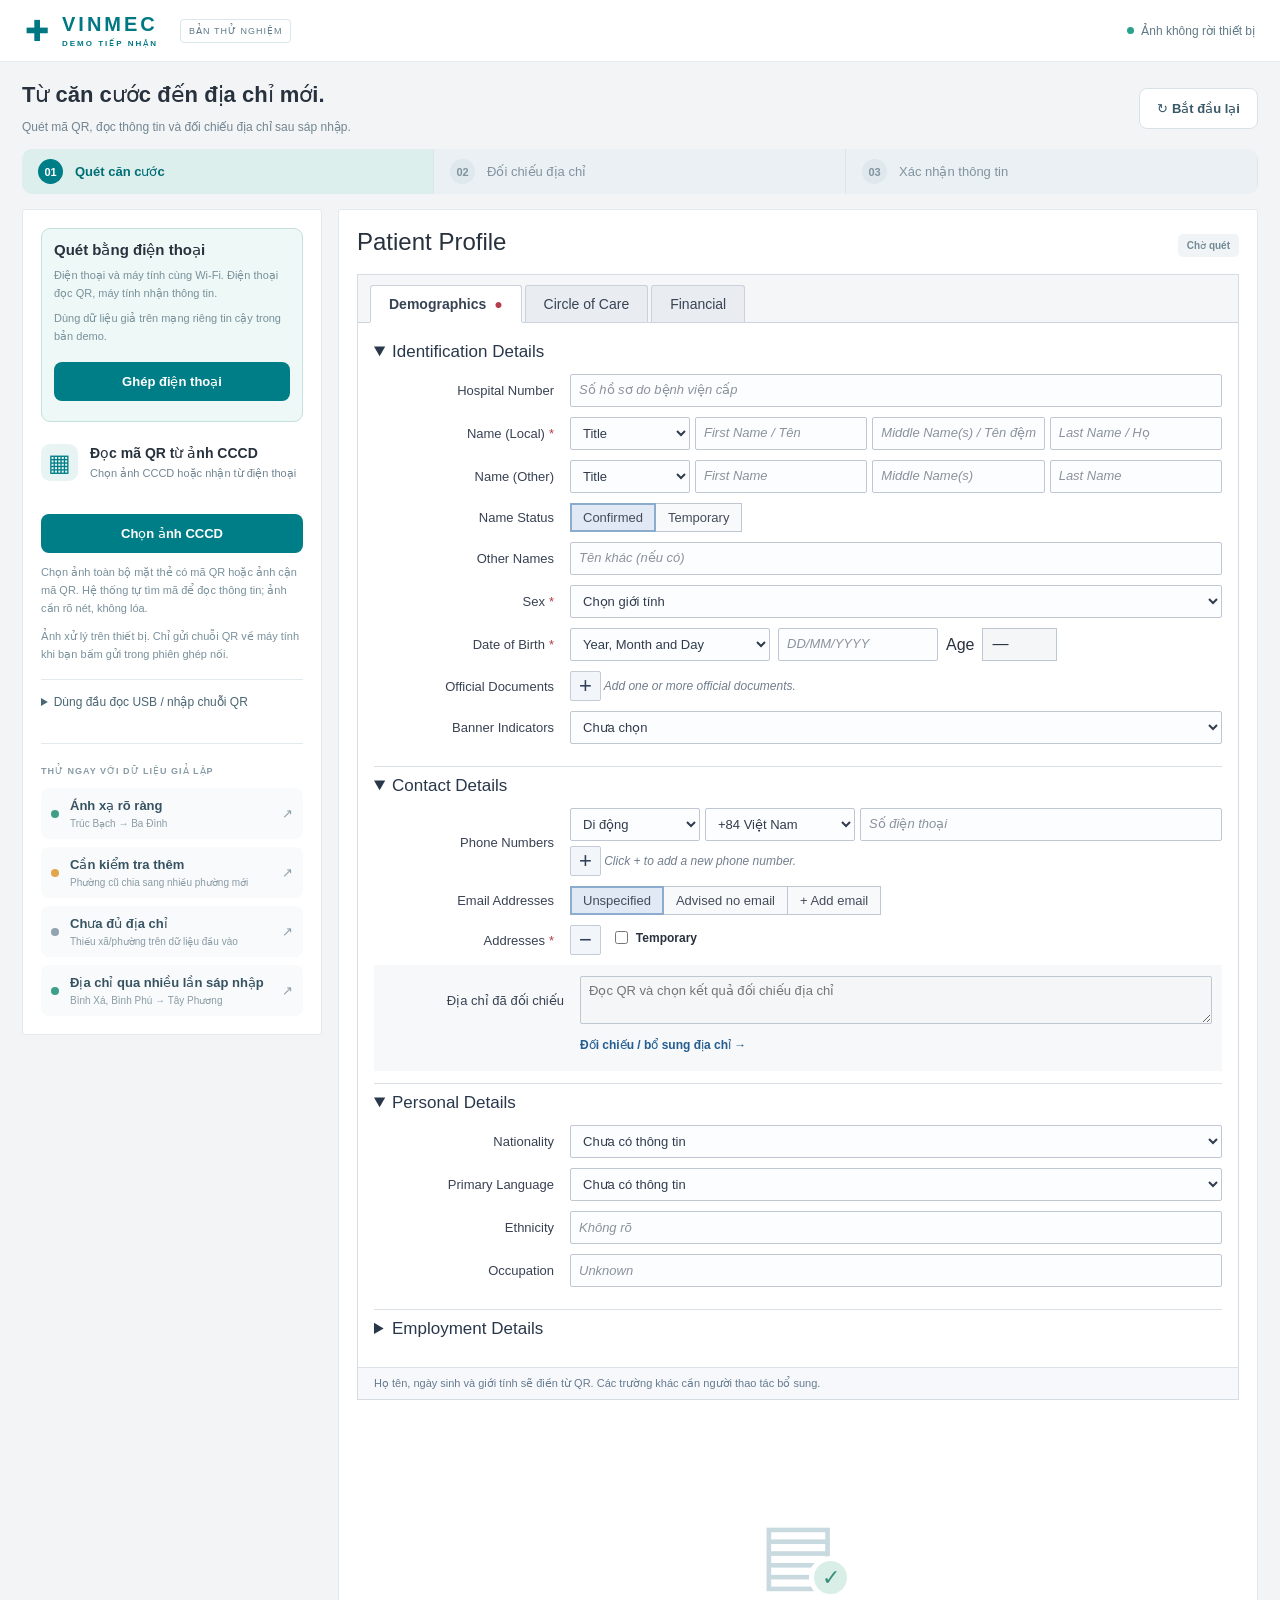
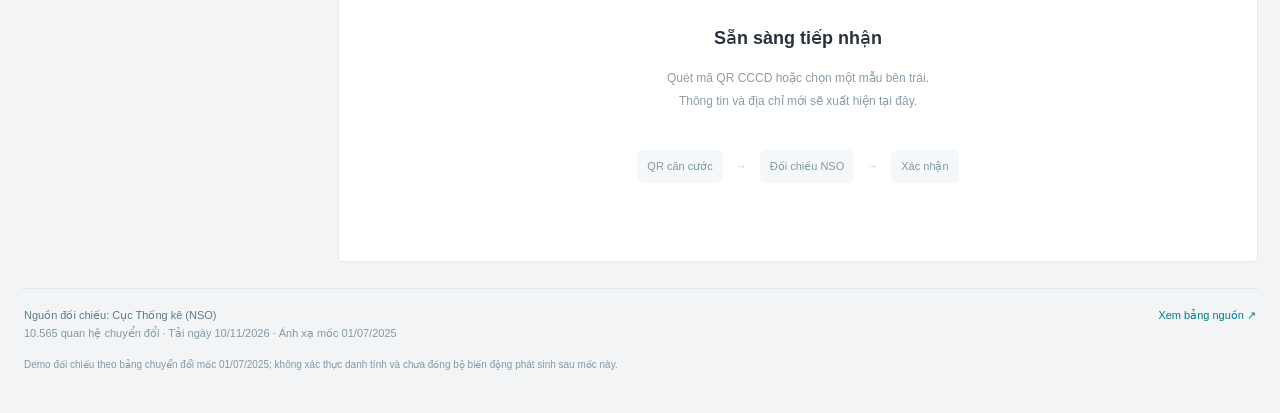
<file: Prototype/ID_fill/index.html>
<!doctype html>
<html lang="vi">
<head>
  <meta charset="utf-8">
  <meta name="viewport" content="width=device-width, initial-scale=1">
  <meta name="description" content="Demo tiếp nhận thông tin từ QR CCCD và đối chiếu địa chỉ sau sáp nhập theo dữ liệu NSO.">
  <title>Tiếp nhận thông minh · QR CCCD</title>
  <link rel="stylesheet" href="styles.css">
  <link rel="stylesheet" href="patient-profile.css">
  <script defer src="vendor/jsQR.js"></script>
  <script defer src="vendor/zxing.js"></script>
  <script defer src="vendor/qrcode.js"></script>
  <script defer src="data.js"></script>
  <script defer src="history.js"></script>
  <script defer src="core.js"></script>
  <script defer src="research-history.js"></script>
  <script defer src="research-mapper.js"></script>
  <script defer src="app.js"></script>
  <script defer src="patient-profile.js"></script>
  <script defer src="pair.js"></script>
</head>
<body>
  <header class="topbar"><a class="brand" href="./"><span class="brand-mark">✚</span><span>VINMEC<small>DEMO TIẾP NHẬN</small></span></a><span class="prototype">BẢN THỬ NGHIỆM</span><div class="privacy"><span class="dot"></span> Ảnh không rời thiết bị</div></header>
  <main>
    <div class="intro"><div><p class="eyebrow">TIẾP ĐÓN NGƯỜI BỆNH</p><h1>Từ căn cước đến địa chỉ mới.</h1><p>Quét mã QR, đọc thông tin và đối chiếu địa chỉ sau sáp nhập.</p></div><button id="reset" class="secondary">↻ Bắt đầu lại</button></div>
    <ol class="steps" aria-label="Tiến trình"><li class="active" id="step1"><b>01</b> Quét căn cước</li><li id="step2"><b>02</b> Đối chiếu địa chỉ</li><li id="step3"><b>03</b> Xác nhận thông tin</li></ol>
    <div class="workspace">
      <section class="panel scan-panel" aria-labelledby="scan-title">
        <div id="desktop-pair" class="pair-box">
          <h2>Quét bằng điện thoại</h2><p class="helper">Điện thoại và máy tính cùng Wi-Fi. Điện thoại đọc QR, máy tính nhận thông tin.</p><p id="transport-status" class="helper">Dùng dữ liệu giả trên mạng riêng tin cậy trong bản demo.</p>
          <button id="create-pair" class="primary full">Ghép điện thoại</button>
          <div id="pair-session" hidden>
            <label for="phone-network">Địa chỉ mạng của máy tính</label><select id="phone-network"></select>
            <canvas id="pair-qr" width="250" height="250" aria-label="Mã QR mở trang quét trên điện thoại"></canvas>
            <p class="helper">Dùng camera điện thoại quét mã phía trên, hoặc mở đường dẫn và nhập mã:</p>
            <a id="phone-link" href="#"></a><strong id="pair-code" class="pair-code"></strong>
            <p class="helper">Phiên có hiệu lực 10 phút, gửi được nhiều lượt ảnh. Kiểm tra thông tin trên máy tính trước khi xác nhận.</p>
            <button id="cancel-pair" class="secondary full">Hủy ghép nối</button>
          </div>
          <p id="pair-status" class="helper" role="status"></p>
        </div>
        <div id="mobile-pair" class="pair-box" hidden>
          <h2>Gửi thông tin về máy tính</h2>
          <p id="mobile-transport" class="helper">Dùng dữ liệu giả trong bản demo.</p>
          <div id="phone-join"><label for="join-code">Mã ghép trên máy tính</label><input id="join-code" inputmode="numeric" autocomplete="off" maxlength="8" placeholder="Nhập 8 chữ số"><button id="join-pair" class="primary full">Kết nối máy tính</button></div>
          <div id="phone-connected" hidden><p class="helper">Chụp hoặc chọn ảnh mặt CCCD có QR. Kiểm tra thông tin đọc được rồi bấm gửi; ảnh được xử lý trên điện thoại.</p><button id="phone-photo" class="primary full">Chụp ảnh CCCD</button><input id="phone-photo-file" type="file" accept="image/*" capture="environment" hidden><button id="phone-gallery" class="secondary full">Chọn ảnh có sẵn</button><input id="phone-gallery-file" type="file" accept="image/*" hidden><button id="send-phone" class="primary full" disabled>Gửi sang máy tính</button></div>
          <p id="phone-status" class="helper" role="status"></p>
        </div>
        <div class="panel-heading"><span class="icon-box">▦</span><div><h2 id="scan-title">Đọc mã QR từ ảnh CCCD</h2><p>Chọn ảnh CCCD hoặc nhận từ điện thoại</p></div></div>
        <div class="scan-actions"><button id="upload" class="primary full">Chọn ảnh CCCD</button><input id="image-file" type="file" accept="image/*" hidden></div>
        <p class="helper">Chọn ảnh toàn bộ mặt thẻ có mã QR hoặc ảnh cận mã QR. Hệ thống tự tìm mã để đọc thông tin; ảnh cần rõ nét, không lóa.</p>
        <p id="scan-status" class="helper" role="status">Ảnh xử lý trên thiết bị. Chỉ gửi chuỗi QR về máy tính khi bạn bấm gửi trong phiên ghép nối.</p>
        <details id="reader-details"><summary>Dùng đầu đọc USB / nhập chuỗi QR</summary><label for="payload">Nội dung mã QR</label><textarea id="payload" rows="4" spellcheck="false" placeholder="Số CCCD|CMND cũ|Họ tên|DDMMYYYY|Giới tính|Địa chỉ|DDMMYYYY"></textarea><button id="parse" class="primary full">Đọc thông tin & đối chiếu</button><p class="helper">Đặt con trỏ vào ô, quét bằng đầu đọc rồi nhấn Enter.</p></details>
        <div class="samples"><p class="eyebrow">THỬ NGAY VỚI DỮ LIỆU GIẢ LẬP</p><button data-sample="exact"><span class="sample-dot green"></span><span>Ánh xạ rõ ràng<small>Trúc Bạch → Ba Đình</small></span><span>↗</span></button><button data-sample="partial"><span class="sample-dot amber"></span><span>Cần kiểm tra thêm<small>Phường cũ chia sang nhiều phường mới</small></span><span>↗</span></button><button data-sample="missing"><span class="sample-dot gray"></span><span>Chưa đủ địa chỉ<small>Thiếu xã/phường trên dữ liệu đầu vào</small></span><span>↗</span></button><button data-sample="historical"><span class="sample-dot green"></span><span>Địa chỉ qua nhiều lần sáp nhập<small>Bình Xá, Bình Phú → Tây Phương</small></span><span>↗</span></button></div>
      </section>
      <section class="panel result-panel" aria-labelledby="result-title">
        <div class="panel-heading"><span class="icon-box">≡</span><div><h2 id="result-title">Patient Profile</h2><p>Kiểm tra trước khi xác nhận</p></div><span id="result-badge" class="badge neutral">Chờ quét</span></div>
        <div class="patient-profile" id="patient-profile">
  <div class="profile-tabs" role="tablist" aria-label="Patient Profile">
    <button type="button" id="tab-demographics" role="tab" aria-controls="profile-demographics" aria-selected="true">Demographics <span class="profile-required">●</span></button>
    <button type="button" id="tab-care" role="tab" aria-controls="profile-care" aria-selected="false" tabindex="-1">Circle of Care</button>
    <button type="button" id="tab-financial" role="tab" aria-controls="profile-financial" aria-selected="false" tabindex="-1">Financial</button>
  </div>
  <form id="profile-form" autocomplete="off">
    <div id="profile-demographics" role="tabpanel" aria-labelledby="tab-demographics">
      <details class="profile-section" open><summary>Identification Details</summary>
        <div class="profile-row"><label for="profile-hospital-number">Hospital Number</label><input id="profile-hospital-number" data-profile placeholder="Số hồ sơ do bệnh viện cấp"></div>
        <div class="profile-row"><label for="profile-first">Name (Local)<span class="profile-required">*</span></label><div class="profile-name">
          <select id="profile-title" data-profile aria-label="Title (Local)"><option value="">Title</option><option>Ông</option><option>Bà</option><option>Trẻ em</option></select>
          <input id="profile-first" data-profile placeholder="First Name / Tên" aria-label="First Name (Local)">
          <input id="profile-middle" data-profile placeholder="Middle Name(s) / Tên đệm" aria-label="Middle Name(s) (Local)">
          <input id="profile-last" data-profile placeholder="Last Name / Họ" aria-label="Last Name (Local)">
        </div></div>
        <div class="profile-row"><label for="profile-other-first">Name (Other)</label><div class="profile-name">
          <select id="profile-other-title" data-profile aria-label="Title (Other)"><option value="">Title</option><option>Mr</option><option>Ms</option><option>Mrs</option></select>
          <input id="profile-other-first" data-profile placeholder="First Name" aria-label="First Name (Other)">
          <input id="profile-other-middle" data-profile placeholder="Middle Name(s)" aria-label="Middle Name(s) (Other)">
          <input id="profile-other-last" data-profile placeholder="Last Name" aria-label="Last Name (Other)">
        </div></div>
        <div class="profile-row"><span class="profile-label">Name Status</span><div class="profile-segment" role="group" aria-label="Name Status"><button type="button" data-name-status="confirmed" aria-pressed="true">Confirmed</button><button type="button" data-name-status="temporary" aria-pressed="false">Temporary</button></div></div>
        <div class="profile-row"><label for="profile-other-names">Other Names</label><input id="profile-other-names" data-profile placeholder="Tên khác (nếu có)"></div>
        <div class="profile-row"><label for="profile-sex">Sex<span class="profile-required">*</span></label><select id="profile-sex" data-profile><option value="">Chọn giới tính</option><option>Nam</option><option>Nữ</option><option>Không rõ</option></select></div>
        <div class="profile-row"><label for="profile-birth">Date of Birth<span class="profile-required">*</span></label><div class="profile-dob"><select aria-label="Độ chính xác ngày sinh"><option>Year, Month and Day</option></select><input id="profile-birth" data-profile inputmode="numeric" placeholder="DD/MM/YYYY" maxlength="10"><span>Age</span><output id="profile-age" aria-live="polite">—</output></div></div>
        <div class="profile-row"><span class="profile-label">Official Documents</span><div><button type="button" class="profile-plus" data-toggle-profile="profile-documents" aria-expanded="false" aria-controls="profile-documents" aria-label="Hiện giấy tờ tùy thân">+</button><span class="profile-hint"> Add one or more official documents.</span></div></div>
        <div id="profile-documents" class="profile-document" hidden><div class="profile-row"><label for="profile-document-number">CCCD</label><input id="profile-document-number" readonly></div><div class="profile-row"><label for="profile-document-issued">Ngày cấp</label><input id="profile-document-issued" readonly></div></div>
        <div class="profile-row"><label for="profile-banner">Banner Indicators</label><select id="profile-banner" data-profile><option value="">Chưa chọn</option><option>Không có</option></select></div>
      </details>
      <details class="profile-section" open><summary>Contact Details</summary>
        <div class="profile-row"><label for="profile-phone">Phone Numbers</label><div><div class="profile-phone"><select id="profile-phone-type" data-profile aria-label="Loại số điện thoại"><option>Di động</option><option>Nhà riêng</option></select><select id="profile-phone-country" data-profile aria-label="Mã quốc gia điện thoại"><option value="+84">+84 Việt Nam</option><option value="">Khác</option></select><input id="profile-phone" type="tel" data-profile placeholder="Số điện thoại"></div><div id="profile-extra-phones"></div><button type="button" class="profile-plus" id="profile-add-phone" aria-label="Thêm số điện thoại">+</button><span class="profile-hint"> Click + to add a new phone number.</span></div></div>
        <div class="profile-row"><label for="profile-email">Email Addresses</label><div><div class="profile-segment" role="group" aria-label="Email status"><button type="button" data-email-status="unspecified" aria-pressed="true">Unspecified</button><button type="button" data-email-status="no-email" aria-pressed="false">Advised no email</button><button type="button" data-email-status="provided" aria-pressed="false">+ Add email</button></div><input id="profile-email" type="email" data-profile placeholder="Email" hidden></div></div>
        <div class="profile-row"><span class="profile-label">Addresses<span class="profile-required">*</span></span><div><button type="button" class="profile-plus" data-toggle-profile="profile-address" aria-expanded="true" aria-controls="profile-address" aria-label="Hiện địa chỉ">−</button><label class="profile-inline"><input id="profile-temporary" data-profile type="checkbox"> Temporary</label></div></div>
        <div id="profile-address" class="profile-address">
          <div class="profile-row"><label for="profile-address-value">Địa chỉ đã đối chiếu</label><textarea id="profile-address-value" rows="2" readonly placeholder="Đọc QR và chọn kết quả đối chiếu địa chỉ"></textarea></div>
          <div class="profile-row"><span></span><button type="button" id="profile-edit-address" class="profile-link">Đối chiếu / bổ sung địa chỉ →</button></div>
        </div>
      </details>
      <details class="profile-section" open><summary>Personal Details</summary>
        <div class="profile-row"><label for="profile-nationality">Nationality</label><select id="profile-nationality" data-profile><option value="">Chưa có thông tin</option><option>Việt Nam</option><option>Khác</option></select></div>
        <div class="profile-row"><label for="profile-language">Primary Language</label><select id="profile-language" data-profile><option value="">Chưa có thông tin</option><option>Vietnamese</option><option>English</option><option>Khác</option></select></div>
        <div class="profile-row"><label for="profile-ethnicity">Ethnicity</label><input id="profile-ethnicity" data-profile placeholder="Không rõ"></div>
        <div class="profile-row"><label for="profile-occupation">Occupation</label><input id="profile-occupation" data-profile placeholder="Unknown"></div>
      </details>
      <details class="profile-section"><summary>Employment Details</summary><div class="profile-row"><label for="profile-employer">Employer</label><input id="profile-employer" data-profile placeholder="Đơn vị công tác"></div></details>
    </div>
    <div id="profile-care" role="tabpanel" aria-labelledby="tab-care" hidden><p class="profile-tab-empty">Chưa có dữ liệu người liên hệ/chăm sóc từ mã QR.</p></div>
    <div id="profile-financial" role="tabpanel" aria-labelledby="tab-financial" hidden><p class="profile-tab-empty">Chưa có thông tin tài chính trong mã QR.</p></div>
  </form>
  <p class="profile-origin" id="profile-origin">Họ tên, ngày sinh và giới tính sẽ điền từ QR. Các trường khác cần người thao tác bổ sung.</p>
</div>

        <div id="empty" class="empty"><div class="empty-art">▤<span>✓</span></div><h3>Sẵn sàng tiếp nhận</h3><p>Quét mã QR CCCD hoặc chọn một mẫu bên trái.<br>Thông tin và địa chỉ mới sẽ xuất hiện tại đây.</p><div class="empty-flow"><span>QR căn cước</span> → <span>Đối chiếu NSO</span> → <span>Xác nhận</span></div></div>
        <div id="result" hidden>
          <div class="person-heading"><span class="avatar" id="initials">NB</span><div><h3 id="person-name"></h3><p id="person-label">Thông tin đọc từ mã QR</p></div></div>
          <dl class="person-grid"><div><dt>SỐ CCCD</dt><dd id="person-id"></dd></div><div><dt>NGÀY SINH</dt><dd id="person-birth"></dd></div><div><dt>GIỚI TÍNH</dt><dd id="person-sex"></dd></div><div><dt>NGÀY CẤP</dt><dd id="person-issued"></dd></div><div><dt>CMND CŨ</dt><dd id="person-old-id"></dd></div></dl>
          <div class="address-title"><h3>Địa chỉ theo chính quyền hai cấp</h3><span class="badge neutral">Mốc 01/07/2025</span></div>
          <div class="address-card old"><span class="field-kicker">ĐỊA CHỈ TRONG QR CCCD</span><p id="old-address"></p></div>
          <details class="address-edit"><summary>Bổ sung / sửa địa chỉ để tra cứu</summary><label for="address-input">Địa chỉ dùng để đối chiếu</label><textarea id="address-input" rows="3"></textarea><button id="remap" class="secondary">Đối chiếu lại</button><p class="helper">Giữ nguyên địa chỉ gốc từ QR; địa chỉ bổ sung được ghi riêng.</p></details>
          <div id="mapping-status" class="mapping-status" role="status"></div>
          <div id="mapping-evidence" class="helper"></div>
          <div id="candidates"></div>
          <div id="mapped-address" class="address-card new" hidden><span class="field-kicker">ĐỊA CHỈ HAI CẤP · XÃ/PHƯỜNG — TỈNH/THÀNH</span><p id="new-address"></p><span id="new-code" class="code"></span></div>
          <div id="manual-review" hidden><label for="review-note">Căn cứ xác nhận địa bàn <span class="required">*</span></label><textarea id="review-note" rows="2" placeholder="Ví dụ: đã đối chiếu tên đường, tổ dân phố và xác nhận với người bệnh…"></textarea><p class="helper">Bảng chuyển đổi có phần địa giới; cần kiểm tra địa bàn thực tế trước khi chọn.</p></div>
          <label class="confirm-check"><input id="verified" type="checkbox"><span>Tôi đã kiểm tra thông tin với người bệnh và xác nhận địa chỉ mới.</span></label>
          <div class="result-actions"><button id="confirm" class="primary" disabled aria-describedby="confirm-help">Xác nhận thông tin →</button><button id="export" class="secondary" hidden>Tải phiếu JSON</button></div>
          <p id="confirm-help" class="helper" role="status"></p>
          <p id="confirmation" class="confirmation" role="status"></p>
        </div>
      </section>
    </div>
    <footer><div><strong>Nguồn đối chiếu: Cục Thống kê (NSO)</strong><p id="data-summary">Đang nạp bảng chuyển đổi…</p></div><a href="https://danhmuchanhchinh.nso.gov.vn/TAPTIN/BangChuyendoi%C4%90VHCmoi_cu_final.xlsx" target="_blank" rel="noopener noreferrer">Xem bảng nguồn ↗</a><p class="scope-note">Demo đối chiếu theo bảng chuyển đổi mốc 01/07/2025; không xác thực danh tính và chưa đồng bộ biến động phát sinh sau mốc này.</p></footer>
  </main>
</body>
</html>
</file>
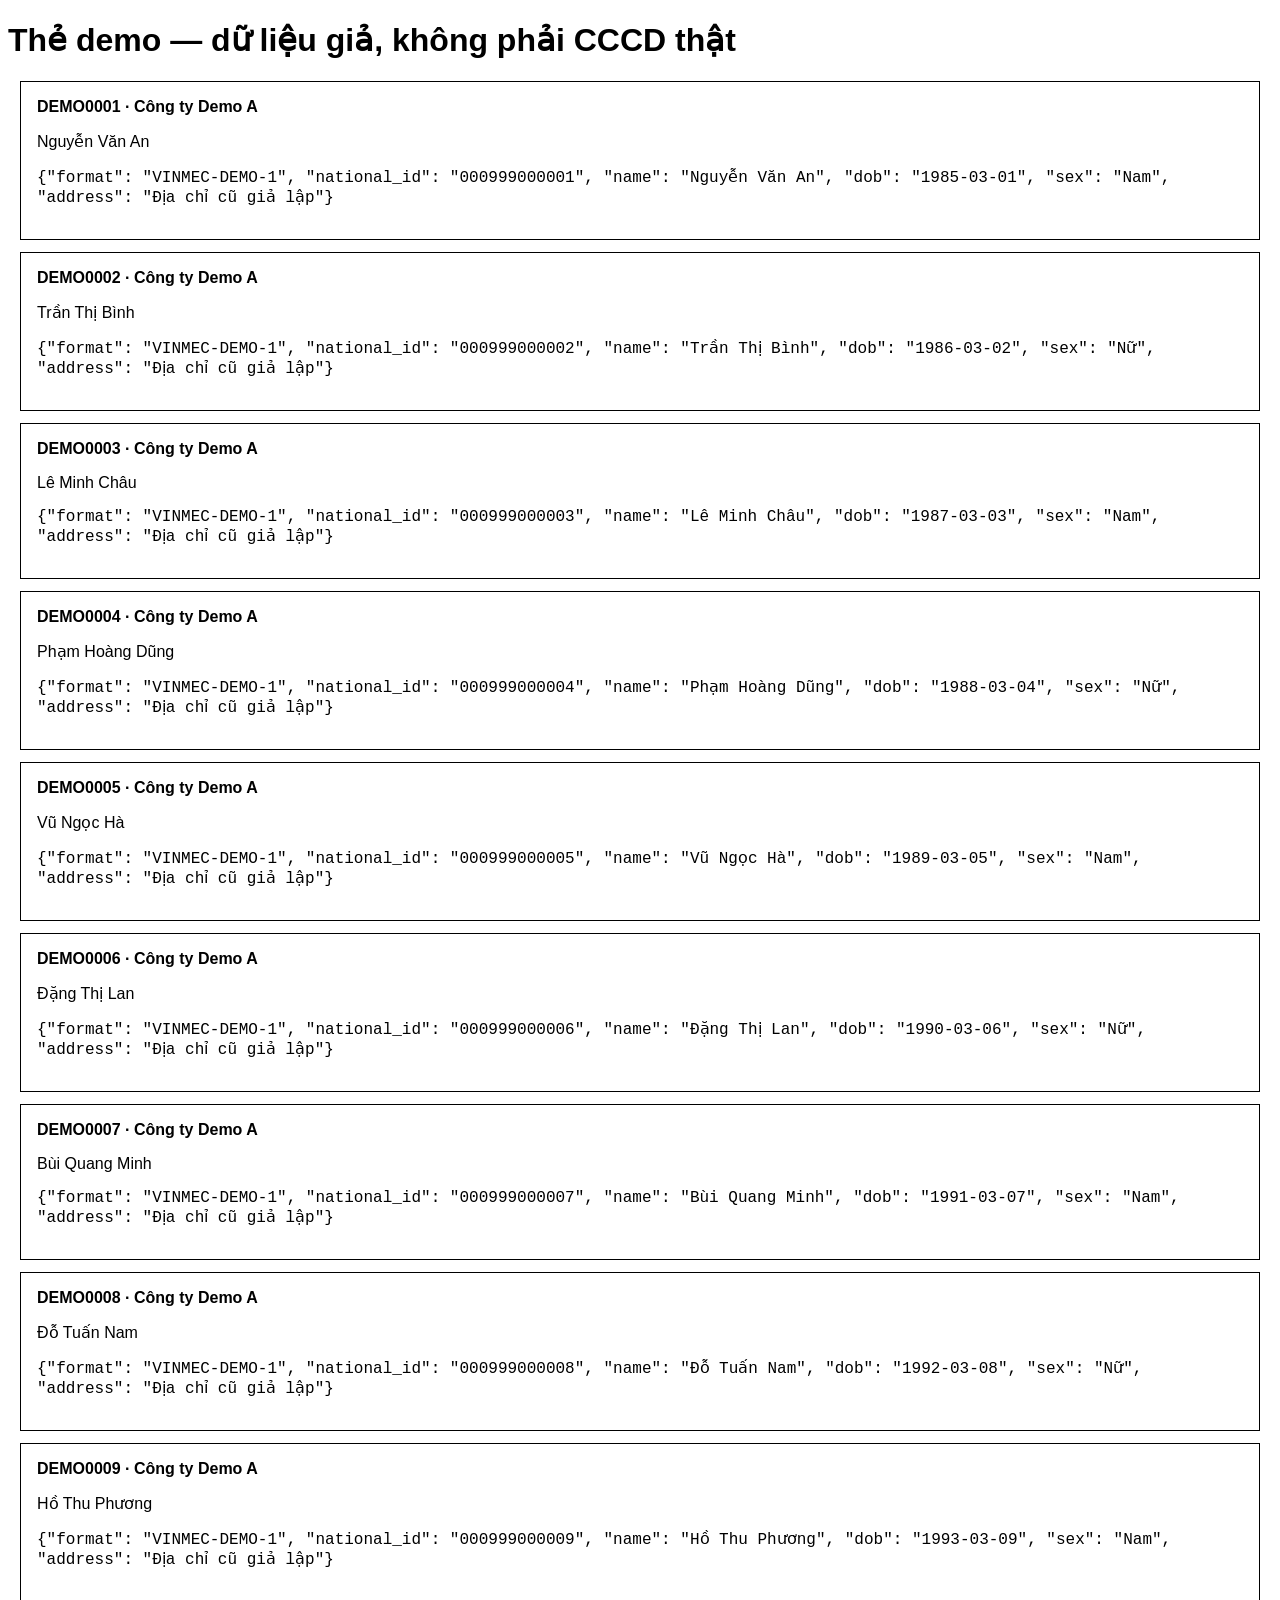
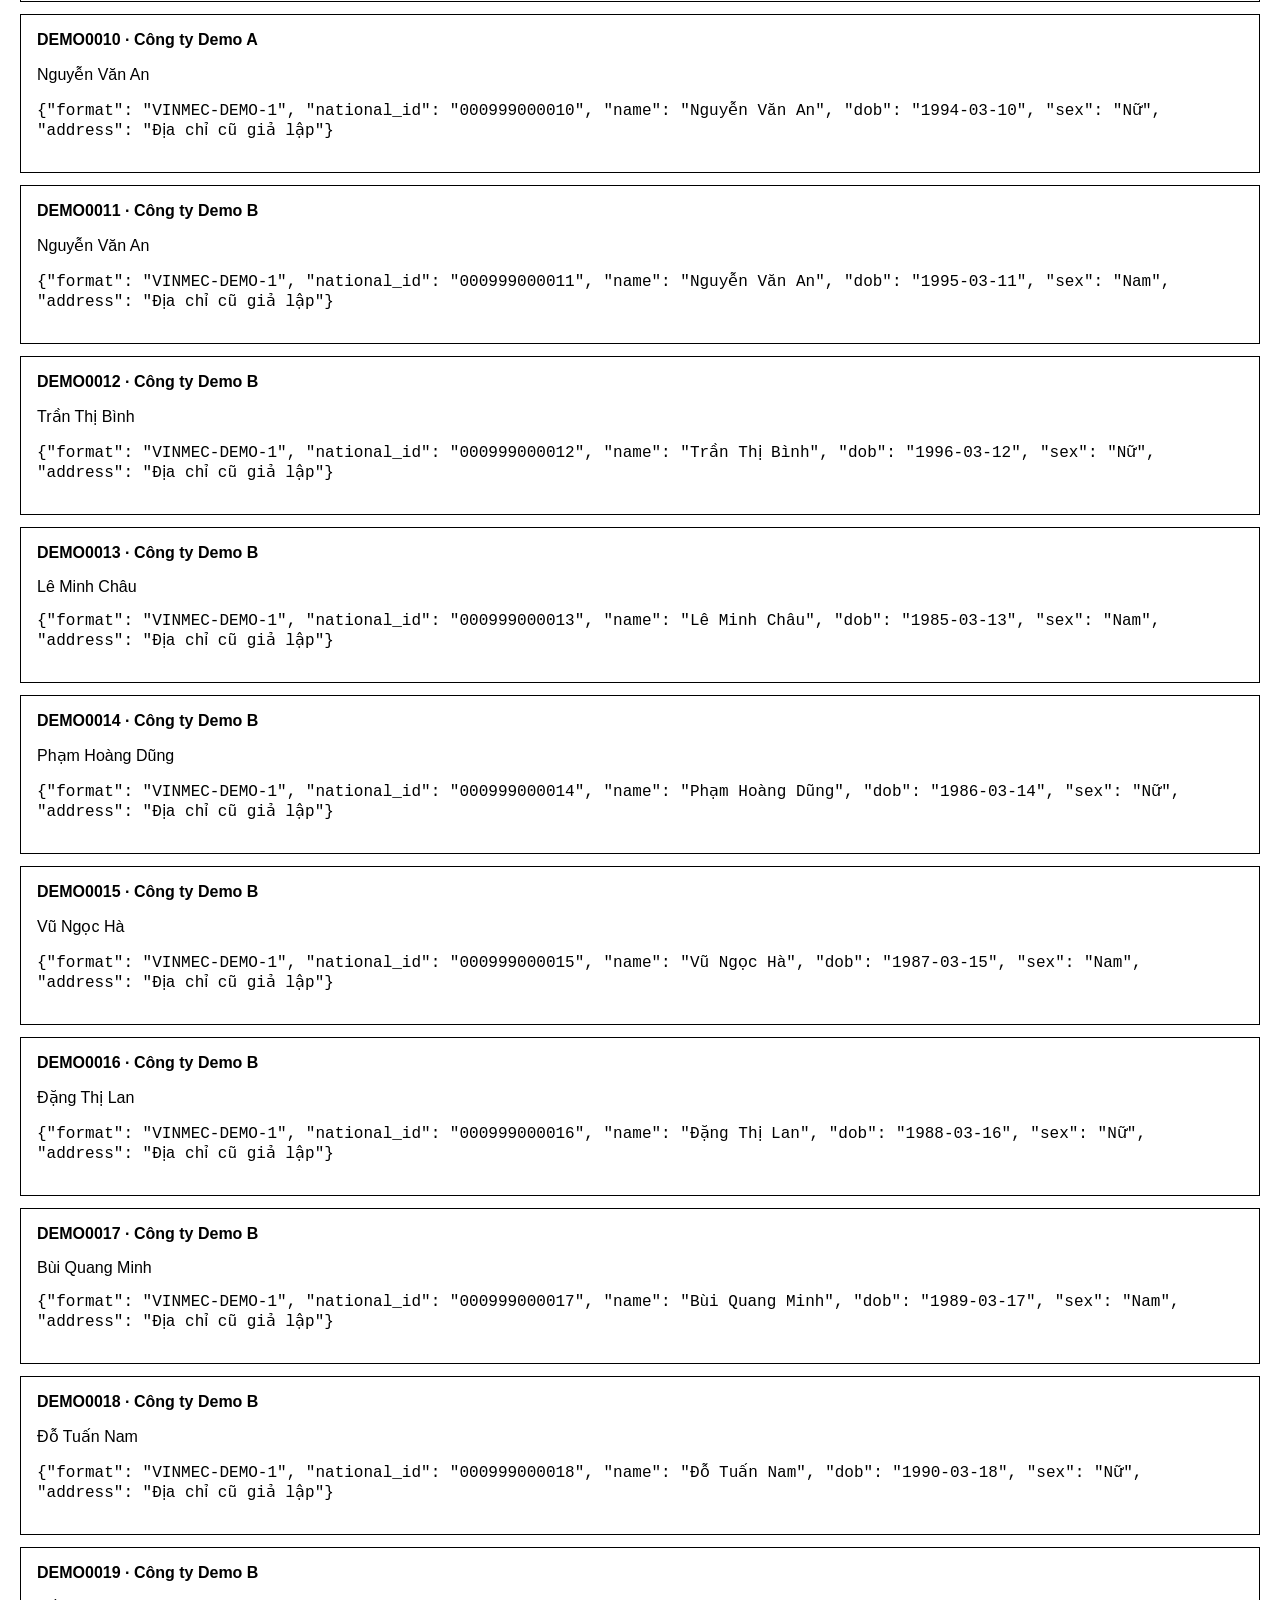
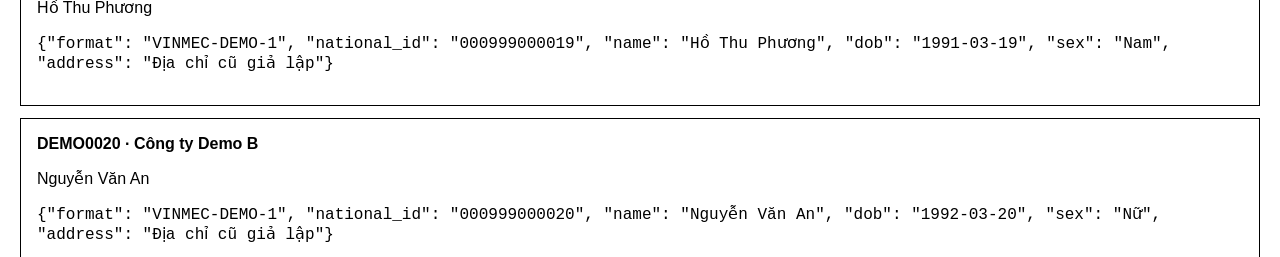
<file: Prototype/RPA/demo/cards.html>
<!doctype html><meta charset="utf-8"><title>Thẻ demo</title><style>body{font:16px Arial}article{border:1px solid;padding:16px;break-inside:avoid;margin:12px}pre{white-space:pre-wrap;overflow-wrap:anywhere}</style><h1>Thẻ demo — dữ liệu giả, không phải CCCD thật</h1><article><b>DEMO0001 · Công ty Demo A</b><p>Nguyễn Văn An</p><pre>{"format": "VINMEC-DEMO-1", "national_id": "000999000001", "name": "Nguyễn Văn An", "dob": "1985-03-01", "sex": "Nam", "address": "Địa chỉ cũ giả lập"}</pre></article><article><b>DEMO0002 · Công ty Demo A</b><p>Trần Thị Bình</p><pre>{"format": "VINMEC-DEMO-1", "national_id": "000999000002", "name": "Trần Thị Bình", "dob": "1986-03-02", "sex": "Nữ", "address": "Địa chỉ cũ giả lập"}</pre></article><article><b>DEMO0003 · Công ty Demo A</b><p>Lê Minh Châu</p><pre>{"format": "VINMEC-DEMO-1", "national_id": "000999000003", "name": "Lê Minh Châu", "dob": "1987-03-03", "sex": "Nam", "address": "Địa chỉ cũ giả lập"}</pre></article><article><b>DEMO0004 · Công ty Demo A</b><p>Phạm Hoàng Dũng</p><pre>{"format": "VINMEC-DEMO-1", "national_id": "000999000004", "name": "Phạm Hoàng Dũng", "dob": "1988-03-04", "sex": "Nữ", "address": "Địa chỉ cũ giả lập"}</pre></article><article><b>DEMO0005 · Công ty Demo A</b><p>Vũ Ngọc Hà</p><pre>{"format": "VINMEC-DEMO-1", "national_id": "000999000005", "name": "Vũ Ngọc Hà", "dob": "1989-03-05", "sex": "Nam", "address": "Địa chỉ cũ giả lập"}</pre></article><article><b>DEMO0006 · Công ty Demo A</b><p>Đặng Thị Lan</p><pre>{"format": "VINMEC-DEMO-1", "national_id": "000999000006", "name": "Đặng Thị Lan", "dob": "1990-03-06", "sex": "Nữ", "address": "Địa chỉ cũ giả lập"}</pre></article><article><b>DEMO0007 · Công ty Demo A</b><p>Bùi Quang Minh</p><pre>{"format": "VINMEC-DEMO-1", "national_id": "000999000007", "name": "Bùi Quang Minh", "dob": "1991-03-07", "sex": "Nam", "address": "Địa chỉ cũ giả lập"}</pre></article><article><b>DEMO0008 · Công ty Demo A</b><p>Đỗ Tuấn Nam</p><pre>{"format": "VINMEC-DEMO-1", "national_id": "000999000008", "name": "Đỗ Tuấn Nam", "dob": "1992-03-08", "sex": "Nữ", "address": "Địa chỉ cũ giả lập"}</pre></article><article><b>DEMO0009 · Công ty Demo A</b><p>Hồ Thu Phương</p><pre>{"format": "VINMEC-DEMO-1", "national_id": "000999000009", "name": "Hồ Thu Phương", "dob": "1993-03-09", "sex": "Nam", "address": "Địa chỉ cũ giả lập"}</pre></article><article><b>DEMO0010 · Công ty Demo A</b><p>Nguyễn Văn An</p><pre>{"format": "VINMEC-DEMO-1", "national_id": "000999000010", "name": "Nguyễn Văn An", "dob": "1994-03-10", "sex": "Nữ", "address": "Địa chỉ cũ giả lập"}</pre></article><article><b>DEMO0011 · Công ty Demo B</b><p>Nguyễn Văn An</p><pre>{"format": "VINMEC-DEMO-1", "national_id": "000999000011", "name": "Nguyễn Văn An", "dob": "1995-03-11", "sex": "Nam", "address": "Địa chỉ cũ giả lập"}</pre></article><article><b>DEMO0012 · Công ty Demo B</b><p>Trần Thị Bình</p><pre>{"format": "VINMEC-DEMO-1", "national_id": "000999000012", "name": "Trần Thị Bình", "dob": "1996-03-12", "sex": "Nữ", "address": "Địa chỉ cũ giả lập"}</pre></article><article><b>DEMO0013 · Công ty Demo B</b><p>Lê Minh Châu</p><pre>{"format": "VINMEC-DEMO-1", "national_id": "000999000013", "name": "Lê Minh Châu", "dob": "1985-03-13", "sex": "Nam", "address": "Địa chỉ cũ giả lập"}</pre></article><article><b>DEMO0014 · Công ty Demo B</b><p>Phạm Hoàng Dũng</p><pre>{"format": "VINMEC-DEMO-1", "national_id": "000999000014", "name": "Phạm Hoàng Dũng", "dob": "1986-03-14", "sex": "Nữ", "address": "Địa chỉ cũ giả lập"}</pre></article><article><b>DEMO0015 · Công ty Demo B</b><p>Vũ Ngọc Hà</p><pre>{"format": "VINMEC-DEMO-1", "national_id": "000999000015", "name": "Vũ Ngọc Hà", "dob": "1987-03-15", "sex": "Nam", "address": "Địa chỉ cũ giả lập"}</pre></article><article><b>DEMO0016 · Công ty Demo B</b><p>Đặng Thị Lan</p><pre>{"format": "VINMEC-DEMO-1", "national_id": "000999000016", "name": "Đặng Thị Lan", "dob": "1988-03-16", "sex": "Nữ", "address": "Địa chỉ cũ giả lập"}</pre></article><article><b>DEMO0017 · Công ty Demo B</b><p>Bùi Quang Minh</p><pre>{"format": "VINMEC-DEMO-1", "national_id": "000999000017", "name": "Bùi Quang Minh", "dob": "1989-03-17", "sex": "Nam", "address": "Địa chỉ cũ giả lập"}</pre></article><article><b>DEMO0018 · Công ty Demo B</b><p>Đỗ Tuấn Nam</p><pre>{"format": "VINMEC-DEMO-1", "national_id": "000999000018", "name": "Đỗ Tuấn Nam", "dob": "1990-03-18", "sex": "Nữ", "address": "Địa chỉ cũ giả lập"}</pre></article><article><b>DEMO0019 · Công ty Demo B</b><p>Hồ Thu Phương</p><pre>{"format": "VINMEC-DEMO-1", "national_id": "000999000019", "name": "Hồ Thu Phương", "dob": "1991-03-19", "sex": "Nam", "address": "Địa chỉ cũ giả lập"}</pre></article><article><b>DEMO0020 · Công ty Demo B</b><p>Nguyễn Văn An</p><pre>{"format": "VINMEC-DEMO-1", "national_id": "000999000020", "name": "Nguyễn Văn An", "dob": "1992-03-20", "sex": "Nữ", "address": "Địa chỉ cũ giả lập"}</pre></article>
</file>
<file: Prototype/ID_fill/styles.css>
:root{font-family:Inter,"Segoe UI",Arial,sans-serif;color:#203a49;background:#f3f7fa;font-synthesis:none;--teal:#007e87;--line:#e2eaee;--muted:#718592}*{box-sizing:border-box}body{margin:0}button,input,textarea{font:inherit}button,a,input,textarea,summary{outline-offset:4px}button{cursor:pointer;border:0;border-radius:8px;padding:12px 17px;font-size:13px;font-weight:650;transition:background .15s,transform .15s}button:hover:not(:disabled){filter:brightness(.95);transform:translateY(-1px)}button:disabled{cursor:not-allowed;opacity:.45}a{color:var(--teal);text-decoration:none}a:hover{text-decoration:underline}[hidden]{display:none!important}.topbar{height:84px;background:white;border-bottom:1px solid var(--line);display:flex;align-items:center;gap:22px;padding:0 max(32px,calc((100vw - 1220px)/2))}.brand{display:flex;align-items:center;gap:10px;color:#007884;letter-spacing:3px;font-size:24px;font-weight:700}.brand:hover{text-decoration:none}.brand-mark{font-size:36px;font-weight:400}.brand small{display:block;font-size:8px;letter-spacing:2px;margin-top:3px}.prototype{font-size:9px;letter-spacing:1px;border:1px solid #d9e6eb;padding:6px 8px;border-radius:4px;color:#607c8a}.privacy{margin-left:auto;font-size:12px;color:#617a86;display:flex;align-items:center;gap:7px}.dot{width:7px;height:7px;background:#28a28b;border-radius:50%}main{max-width:1220px;margin:auto;padding:38px 24px}.intro{display:flex;align-items:center;justify-content:space-between;gap:20px}.eyebrow{font-size:10px;font-weight:700;letter-spacing:1.7px;color:var(--teal);margin:0 0 12px}h1{font-size:32px;letter-spacing:-1px;margin:0 0 12px;font-weight:650}.intro p:not(.eyebrow){font-size:14px;color:var(--muted);margin:0}.primary{background:var(--teal);color:white}.secondary{background:white;border:1px solid #d8e3e8;color:#385868}.steps{list-style:none;display:flex;padding:0;margin:32px 0 26px;background:#eaf0f4;border-radius:10px;overflow:hidden}.steps li{flex:1;padding:17px 22px;color:#81939e;font-size:13px;display:flex;gap:12px;align-items:center;border-right:1px solid #dce5eb}.steps b{font-size:11px;border-radius:50%;width:25px;height:25px;display:grid;place-items:center;background:#dfe8ed}.steps li.active{background:#dcefed;color:#006e75;font-weight:600}.steps li.active b{background:#007e87;color:white}.workspace{display:grid;grid-template-columns:385px minmax(0,1fr);gap:24px;align-items:start}.panel{background:white;border:1px solid var(--line);border-radius:13px;box-shadow:0 4px 16px #173e4d04;padding:25px}.panel-heading{display:flex;align-items:center;gap:12px;margin-bottom:24px}.icon-box{width:37px;height:37px;background:#e8f4f3;border-radius:9px;display:grid;place-items:center;color:var(--teal);font-size:24px}.panel-heading h2{font-size:16px;margin:0 0 6px}.panel-heading p{font-size:11px;margin:0;color:var(--muted)}.badge{font-size:10px;font-weight:600;border-radius:5px;padding:6px 9px;white-space:nowrap}.panel-heading .badge{margin-left:auto}.neutral{background:#f0f4f6;color:#738995}.good{background:#e2f4ec;color:#167956}.warn{background:#fff2da;color:#94600f}.viewfinder{height:245px;background:#f1f7f7;position:relative;border:1px solid #e1ecec;border-radius:9px;overflow:hidden;display:grid;place-items:center;text-align:center}.viewfinder video{display:none;width:100%;height:100%;object-fit:cover;position:absolute}.qr-symbol{font-size:70px;line-height:1;color:#9dbabb;margin-bottom:14px}.viewfinder strong{font-size:13px;color:#496a73}.viewfinder p{font-size:11px;color:#8ba0a5;margin:8px}.corner{position:absolute;width:25px;height:25px;border-color:#39a6a8;border-style:solid;z-index:1}.tl{top:22px;left:22px;border-width:2px 0 0 2px}.tr{top:22px;right:22px;border-width:2px 2px 0 0}.bl{bottom:38px;left:22px;border-width:0 0 2px 2px}.br{bottom:38px;right:22px;border-width:0 2px 2px 0}.camera-label{position:absolute;bottom:13px;left:0;right:0;letter-spacing:1px;font-size:8px;color:#64838b}.scan-actions{display:flex;gap:9px;margin-top:16px}.scan-actions button{flex:1}.helper{font-size:11px;color:#78909b;line-height:1.6}#scan-status{min-height:36px}.error{color:#b23a3a!important}details{border-top:1px solid var(--line);padding-top:15px;margin-top:15px}summary{font-size:12px;cursor:pointer;color:#496673;margin-bottom:12px}label:not(.confirm-check):not(.candidate){display:block;font-size:12px;font-weight:600;margin:14px 0 8px}textarea{resize:vertical;width:100%;border:1px solid #d4e0e6;border-radius:7px;padding:11px;font-size:12px;color:#284653;background:#fbfdfe;line-height:1.6}textarea:focus{outline:2px solid #37a4a7}.full{width:100%;margin-top:9px}.samples{margin-top:22px;padding-top:22px;border-top:1px solid var(--line)}.samples .eyebrow{font-size:9px;color:#879ba4;letter-spacing:1px}.samples button{display:flex;text-align:left;align-items:center;gap:11px;width:100%;background:#f8fafb;margin-top:8px;padding:13px;color:#375362}.samples small{display:block;font-size:10px;font-weight:400;color:#8a9ba5;margin-top:5px}.samples button>span:last-child{margin-left:auto;color:#8da0a9}.sample-dot{width:8px;height:8px;border-radius:50%}.green{background:#3d9f87}.amber{background:#e0a64c}.gray{background:#91a4af}.result-panel{min-height:645px}.empty{text-align:center;padding:93px 10px 60px}.empty-art{font-size:83px;color:#c8dadf;position:relative;display:inline-block;line-height:1}.empty-art span{background:#d8eee7;color:#398e7a;position:absolute;border:5px solid white;right:-15px;bottom:-5px;border-radius:50%;font-size:22px;width:43px;height:43px;display:grid;place-items:center}.empty h3{font-size:18px;margin-top:33px}.empty p{font-size:12px;color:#8a9da7;line-height:1.9}.empty-flow{margin-top:37px;display:flex;gap:13px;align-items:center;justify-content:center;color:#bdcbd2;font-size:11px}.empty-flow span{background:#f4f8fa;padding:10px;border-radius:6px;color:#8197a1}.person-heading{display:flex;gap:13px;align-items:center}.avatar{height:45px;width:45px;background:#e4f2f3;color:var(--teal);border-radius:50%;display:grid;place-items:center;font-size:14px;font-weight:700}.person-heading h3{font-size:18px;margin:0 0 5px}.person-heading p{font-size:11px;color:var(--muted);margin:0}.person-grid{display:grid;grid-template-columns:repeat(3,1fr);gap:20px 15px;border-bottom:1px solid var(--line);padding-bottom:25px;margin-top:25px}dt{font-size:9px;color:#8b9fa9;letter-spacing:.8px;margin-bottom:7px}dd{font-size:13px;font-weight:600;margin:0}.address-title{display:flex;justify-content:space-between;align-items:center;margin:25px 0 16px}.address-title h3{font-size:14px;margin:0}.address-card{border-radius:8px;padding:16px 18px}.old{background:#f5f7f9;border:1px solid #e6ecef}.field-kicker{font-size:9px;letter-spacing:1px;color:#7a909c;font-weight:700}.address-card p{font-size:14px;line-height:1.7;margin:9px 0 0}.address-edit{border-top:0;margin:8px 0 16px;padding-top:0}.address-edit summary{font-size:11px}.mapping-status{font-size:12px;line-height:1.7;padding:13px 15px;border-radius:7px;margin:16px 0;background:#eff7f5;color:#26705e}.mapping-status.review,.mapping-status.missing{background:#fff6e5;color:#93651f}.new{border:1px solid #9acdc5;background:#f1faf7;margin-top:16px}.new .field-kicker{color:#25816f}.new p{font-weight:600;color:#145d53}.code{display:inline-block;font-size:10px;margin-top:10px;color:#55897f}.candidate{display:flex;align-items:start;gap:10px;padding:12px;border:1px solid #e0e8ec;border-radius:7px;margin-top:8px;font-size:12px;cursor:pointer}.candidate:has(input:checked){border-color:#00868b;background:#f0faf8}.candidate strong{display:block;margin-bottom:5px}.candidate small{display:block;color:#7d929b;line-height:1.6}input[type=radio],input[type=checkbox]{accent-color:var(--teal);flex-shrink:0}.required{color:#ad6d1e}.confirm-check{display:flex;align-items:start;gap:9px;font-size:11px;line-height:1.7;color:#56727d;margin:25px 0 17px}.result-actions{display:flex;gap:10px}.confirmation{font-size:12px;color:#087858;line-height:1.7}.confirmation:empty{display:none}footer{margin-top:26px;border-top:1px solid #dde7ec;padding:20px 2px;display:flex;justify-content:space-between;flex-wrap:wrap;gap:12px;font-size:11px;color:#8399a4}footer strong{font-size:11px;font-weight:500;color:#5f7a87}footer p{margin:5px 0 0}footer a{font-size:11px}.scope-note{width:100%;font-size:10px;line-height:1.6}
@media(min-width:1450px){main{padding-top:45px}}@media(max-width:900px){.workspace{grid-template-columns:320px minmax(0,1fr);gap:16px}.panel{padding:19px}.privacy{display:none}.person-grid{grid-template-columns:1fr 1fr}.panel-heading{flex-wrap:wrap}.panel-heading .badge{margin-left:0}.empty-flow{flex-wrap:wrap;gap:6px}h1{font-size:27px}}@media(max-width:700px){.topbar{padding:0 20px;height:73px}.prototype{margin-left:auto;font-size:8px}main{padding:25px 16px}.workspace{grid-template-columns:1fr}.intro{align-items:start}.intro>.secondary{font-size:0;padding:9px}.intro>.secondary:first-letter{font-size:20px}h1{font-size:25px}.intro p:not(.eyebrow){font-size:12px;line-height:1.7}.steps{margin-top:24px}.steps li{font-size:10px;padding:12px 8px;gap:6px}.steps b{width:20px;height:20px;font-size:9px}.empty{padding:40px 0}.result-panel{min-height:420px}.person-grid{gap:18px}.result-actions{flex-wrap:wrap}.viewfinder{height:220px}footer{line-height:1.7}}

/* Camera: ?nh xem tr??c theo t? l? th?t, c? t?y ch?n g??ng. */
.viewfinder video{object-fit:contain;background:#183238}.viewfinder video.mirrored{transform:scaleX(-1)}
.camera-settings{margin-top:15px;padding:13px;border:1px solid var(--line);border-radius:8px;background:#f8fbfc}.camera-settings .mirror-control{display:flex;align-items:center;gap:8px;font-size:12px;margin:0;color:#456571}.camera-settings select{width:100%;font:inherit;font-size:12px;padding:9px;border:1px solid #d4e0e6;border-radius:6px;background:white;color:#284653}.camera-settings input[type=range]{width:100%;accent-color:var(--teal)}.camera-settings #refocus{font-size:11px;padding:9px 12px}.camera-settings .helper{margin-bottom:0}

/* Gh?p ?i?n tho?i trong m?ng n?i b?. */
.pair-box{padding:16px;background:#eef8f6;border:1px solid #c4e0dc;border-radius:9px;margin-bottom:22px}.pair-box h2{font-size:15px;margin:0 0 8px}.pair-box .helper{margin:8px 0;overflow-wrap:anywhere}.pair-box select,.pair-box input:not([type=checkbox]){width:100%;padding:10px;border:1px solid #bdd5d3;border-radius:6px;font:inherit;font-size:12px;background:white;color:#284653}.pair-box a{font-size:11px;overflow-wrap:anywhere;display:block}.pair-code{display:block;text-align:center;font-size:28px;letter-spacing:4px;margin:18px 0;color:#006d74}.pair-box canvas{display:block;max-width:100%;height:auto;margin:18px auto}.phone-mode main{max-width:720px}.phone-mode .workspace{grid-template-columns:1fr}.phone-mode .steps,.phone-mode .intro>.secondary,.phone-mode .samples,.phone-mode .result-actions,.phone-mode .confirm-check,.phone-mode .confirmation,.phone-mode .address-edit,.phone-mode #candidates,.phone-mode #manual-review,.phone-mode #result-badge{display:none!important}.phone-mode .intro{margin-bottom:24px}.phone-mode .result-panel{min-height:0}.phone-native-only .viewfinder,.phone-native-only .camera-settings{display:none}.phone-mode #phone-photo{font-size:15px;padding:16px}.phone-mode #send-phone{background:#145e53}

.phone-mode .address-title{gap:8px}.phone-mode .address-title h3{font-size:13px}
.phone-mode #confirm-help{display:none}
</file>
<file: Prototype/ID_fill/patient-profile.css>
/* Biểu mẫu Patient Profile theo ảnh tham chiếu; bố cục gọn cho bàn tiếp nhận. */
body{background:#f3f4f6;color:#28323e;font-family:"Segoe UI",Arial,sans-serif}.topbar{height:62px;padding:0 25px}.brand{font-size:20px}.brand-mark{font-size:29px}main{max-width:1800px;padding:20px 22px}.intro h1{font-size:22px;letter-spacing:0}.intro .eyebrow{display:none}.intro p:not(.eyebrow){font-size:12px}.steps{margin:15px 0}.steps li{padding:10px 16px}.workspace{grid-template-columns:300px minmax(0,1fr);gap:16px}.panel{border-radius:3px;padding:18px;box-shadow:none}.result-panel>.panel-heading .icon-box{display:none}.result-panel>.panel-heading{margin-bottom:12px}.result-panel>.panel-heading h2{font-size:24px;font-weight:500}.result-panel>.panel-heading p{display:none}.scan-panel .panel-heading h2{font-size:14px}.scan-panel .pair-box{padding:12px}.scan-panel .samples button{padding:10px}.scan-panel .helper{font-size:11px}.patient-profile{border:1px solid #d6dce3;background:#fff;margin-bottom:18px}.profile-tabs{display:flex;gap:3px;padding:10px 12px 0;background:#f5f6f8;border-bottom:1px solid #cdd4df}.profile-tabs button{border:1px solid #cbd1da;border-bottom:0;border-radius:3px 3px 0 0;padding:10px 18px;background:#e9ecf1;color:#384354;font-size:14px;font-weight:400;transform:none}.profile-tabs button[aria-selected=true]{background:white;box-shadow:0 2px white;font-weight:600}.profile-required{color:#b33d4a;margin-left:4px}.patient-profile form{padding:10px 16px 4px}.patient-profile .profile-section{border-top:1px solid #dbe0e7;margin:0;padding:9px 0 12px}.profile-section:first-child{border-top:0}.patient-profile summary{font-size:17px;color:#29374a;list-style-position:inside;margin:0 0 12px}.profile-row{display:grid;grid-template-columns:180px minmax(0,1fr);align-items:center;gap:16px;margin:10px 0;max-width:1100px}.patient-profile .profile-row>label,.patient-profile .profile-label{font-size:13px;font-weight:400;text-align:right;margin:0;display:block;color:#384253}.patient-profile input:not([type=checkbox]),.patient-profile select,.patient-profile textarea{font-family:inherit;font-size:13px;color:#303c4d;border:1px solid #bfc7d2;border-radius:2px;min-width:0;min-height:33px;width:100%;padding:5px 8px;background:#fcfdfe;line-height:1.4}.patient-profile input::placeholder{color:#8a929e;font-style:italic}.patient-profile input:focus,.patient-profile select:focus{outline:2px solid #578dc3;outline-offset:0}.patient-profile input[readonly],.patient-profile textarea[readonly]{background:#f4f6f8}.profile-name{display:grid;grid-template-columns:120px repeat(3,minmax(0,1fr));gap:5px}.profile-dob{display:grid;grid-template-columns:200px 160px auto 75px;gap:8px;align-items:center;justify-content:start}.profile-dob output{border:1px solid #bfc7d2;padding:6px 9px;min-height:33px;background:#f5f6f8}.profile-segment{display:inline-flex;gap:0;flex-wrap:wrap}.profile-segment button{border:1px solid #bec6d1;border-radius:0;padding:6px 12px;background:#f8f9fb;color:#434c5b;font-weight:400;font-size:13px;transform:none}.profile-segment button+button{border-left:0}.profile-segment button[aria-pressed=true]{background:#e0e9f4;border-color:#8caccd;box-shadow:inset 0 0 0 1px #8caccd}.profile-hint{font-size:12px;color:#727e8d;font-style:italic}.patient-profile .profile-plus{padding:1px 8px;font-size:22px;font-weight:400;background:#f2f5f9;border:1px solid #c4ccd8;border-radius:2px;color:#30415b;vertical-align:middle;transform:none}.profile-document{background:#f5f7fa;padding:1px 10px}.profile-phone{display:grid;grid-template-columns:130px 150px minmax(100px,1fr);gap:5px;margin-bottom:5px}.profile-phone-extra{display:flex;gap:5px;margin:5px 0}.profile-phone-extra button{padding:4px 10px;border:1px solid #c6ccd5;background:#f2f4f7}.patient-profile .profile-inline{display:inline-flex!important;gap:5px;align-items:center;margin:0 0 0 10px!important;font-size:13px;font-weight:400}.profile-address{background:#f7f8fa;padding:1px 10px 5px}.patient-profile .profile-link{padding:4px 0;background:transparent;color:#245d91;text-align:left;font-size:12px}.profile-origin{font-size:11px;color:#667b8f;padding:9px 16px;margin:0;background:#f6f8fb;border-top:1px solid #dde2e8}.profile-tab-empty{font-size:14px;min-height:240px;padding:20px;color:#667788}#result .person-heading{border-top:1px solid #dce1e8;padding-top:14px}#result .person-grid{gap:8px;font-size:12px;margin:12px 0;padding-bottom:12px}.phone-mode .patient-profile{display:none}
@media(max-width:1150px){.workspace{grid-template-columns:270px minmax(0,1fr)}.profile-row{grid-template-columns:130px minmax(0,1fr);gap:10px}.profile-name{grid-template-columns:90px repeat(3,minmax(0,1fr))}.profile-dob{grid-template-columns:1fr 1fr auto 55px}.profile-phone{grid-template-columns:90px 110px minmax(80px,1fr)}}
@media(max-width:850px){.workspace{grid-template-columns:1fr}.scan-panel{max-width:none}.profile-row{grid-template-columns:125px minmax(0,1fr)}.profile-name{grid-template-columns:1fr 1fr}.patient-profile form{padding:8px 10px}.profile-tabs button{padding:9px 12px;font-size:12px}.profile-dob{grid-template-columns:1fr 1fr}.profile-phone{grid-template-columns:1fr 1fr}.profile-phone input{grid-column:1/-1}}
@media(max-width:480px){main{padding:14px 8px}.panel{padding:10px}.profile-row{grid-template-columns:1fr;gap:5px;margin:12px 0}.patient-profile .profile-row>label,.patient-profile .profile-label{text-align:left}.profile-row>span:empty{display:none}.profile-tabs{padding:8px 4px 0}.profile-tabs button{padding:9px;font-size:11px}.profile-name{gap:5px}.profile-tabs .profile-required{display:none}}
</file>
